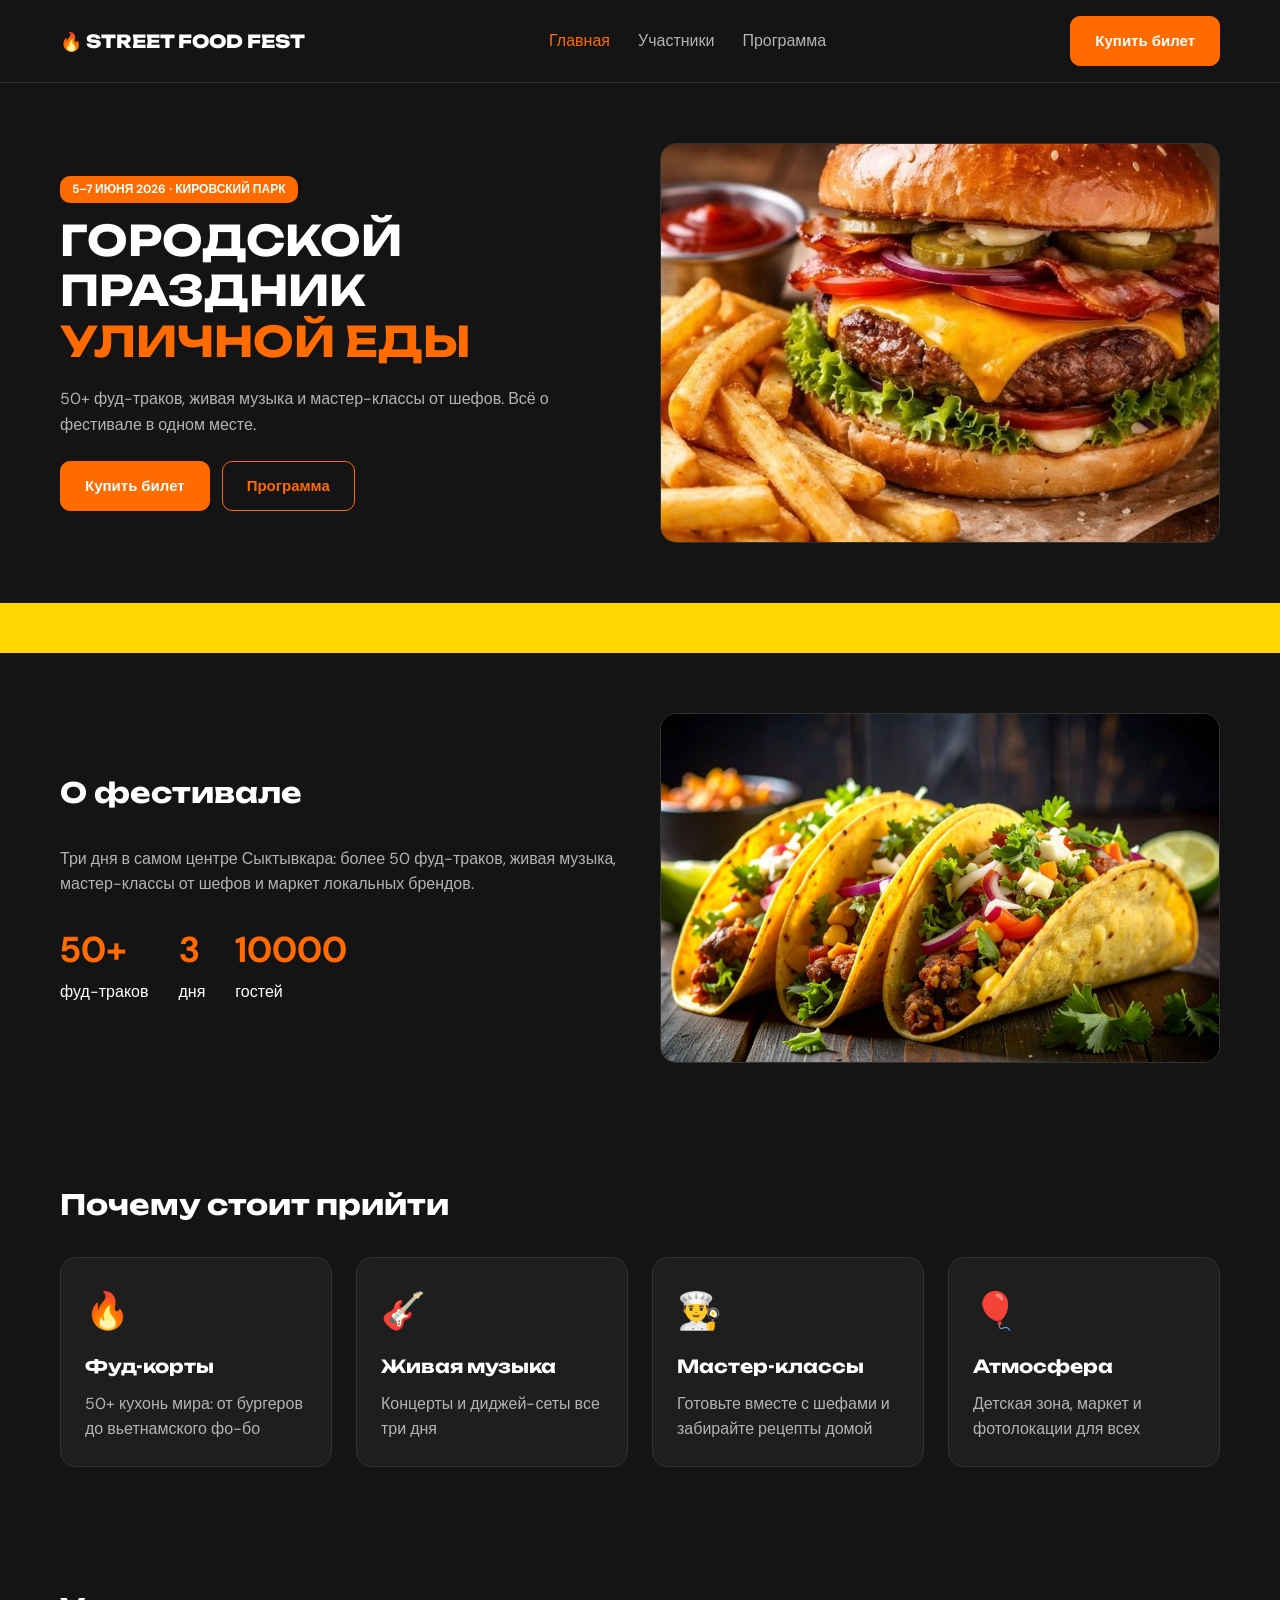
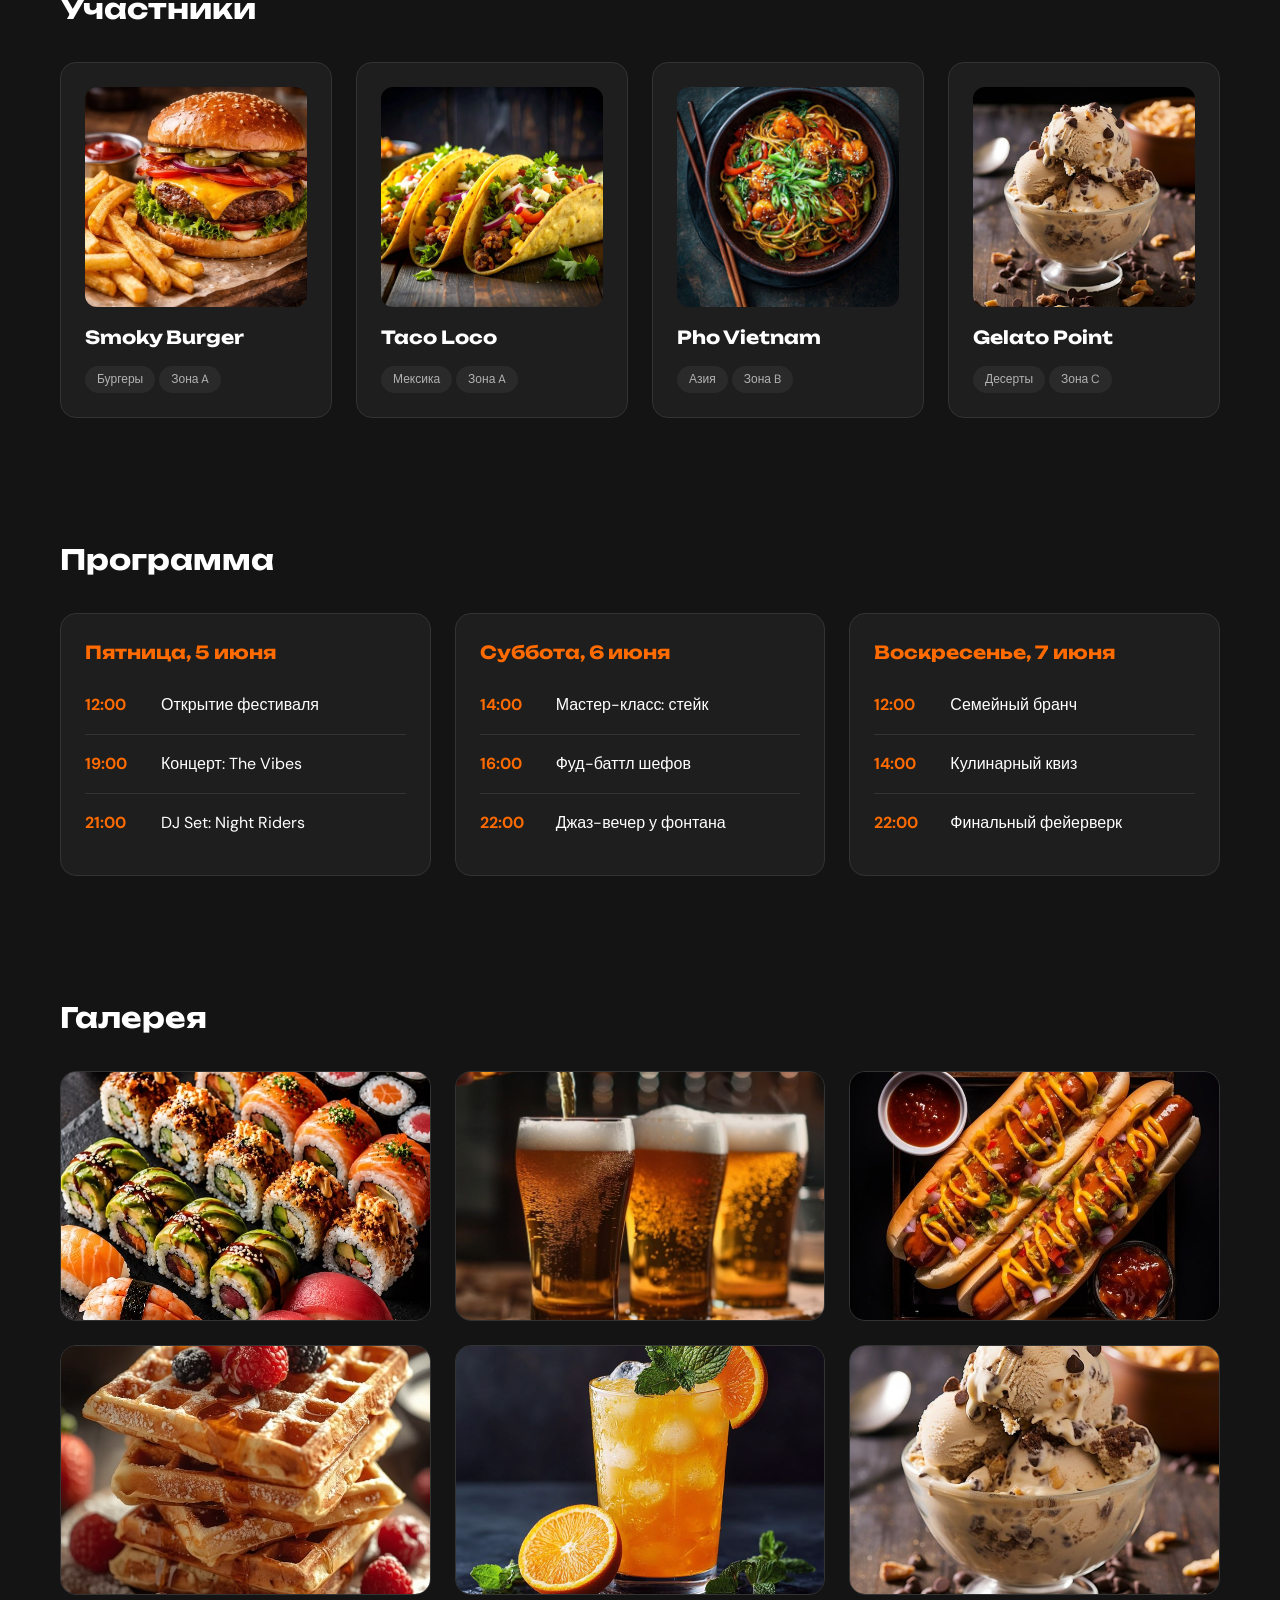
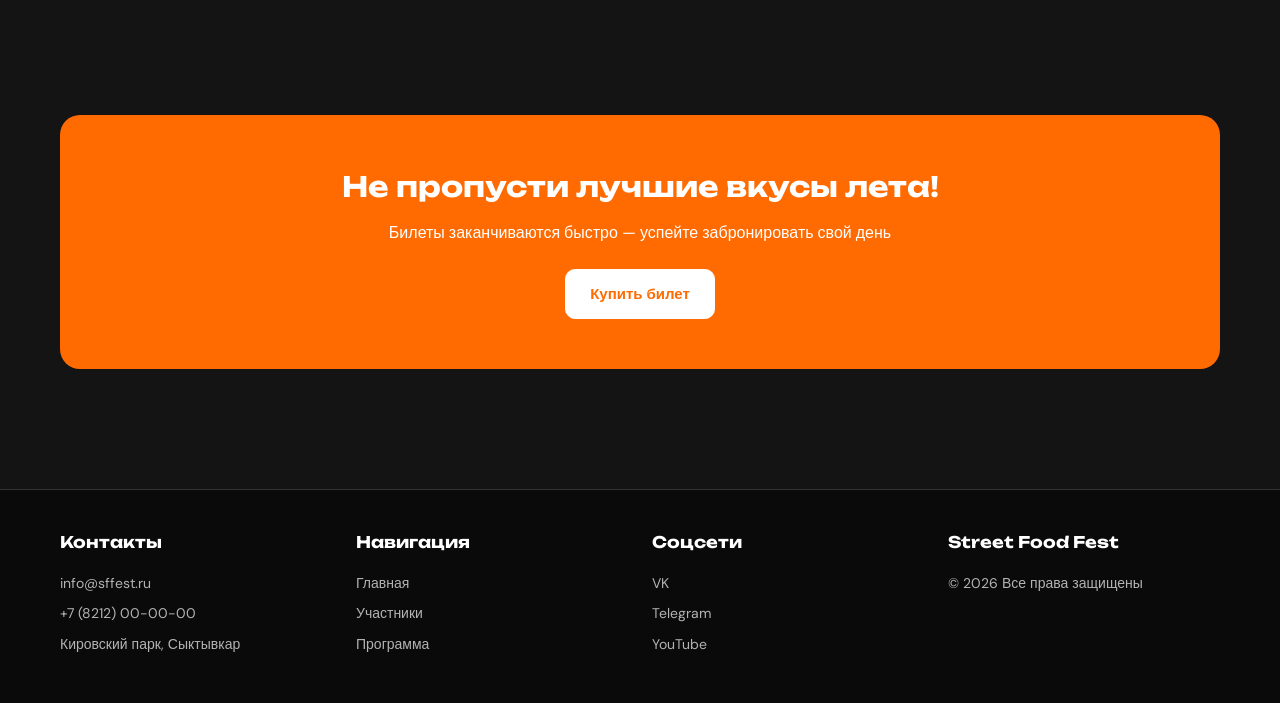
<file: index.html>
<!DOCTYPE html>
<html lang="ru">
<head>
    <meta charset="UTF-8">
    <meta name="viewport" content="width=device-width, initial-scale=1">
    <title>Street Food Fest — Главная</title>
    <link rel="stylesheet" href="style.css">
</head>
<body>
    <header class="header">
        <div class="container">
            <a href="index.html" class="logo">🔥 STREET FOOD FEST</a>
            <nav class="nav">
                <a href="index.html" class="active">Главная</a>
                <a href="participants.html">Участники</a>
                <a href="program.html">Программа</a>
            </nav>
            <a href="#" class="btn">Купить билет</a>
            <button class="burger">☰</button>
        </div>
    </header>

    <section>
        <div class="container hero-grid">
            <div>
                <span class="badge">5–7 ИЮНЯ 2026 · КИРОВСКИЙ ПАРК</span>
                <h1>ГОРОДСКОЙ ПРАЗДНИК <span class="accent">УЛИЧНОЙ ЕДЫ</span></h1>
                <p>50+ фуд-траков, живая музыка и мастер-классы от шефов. Всё о фестивале в одном месте.</p>
                <div class="hero-btns">
                    <a href="#" class="btn">Купить билет</a>
                    <a href="program.html" class="btn btn-outline">Программа</a>
                </div>
            </div>
            <img src="img/smoky burger.jpg" alt="Бургер">
        </div>
    </section>

    <div class="marquee">
        <span>БУРГЕРЫ · ТАКО · ФО · СУШИ · ДЕСЕРТЫ · КОФЕ · ЛИМОНАДЫ · БУРГЕРЫ · ТАКО · ФО · СУШИ · ДЕСЕРТЫ · КОФЕ · ЛИМОНАДЫ</span>
    </div>

    <section>
        <div class="container about">
            <div>
                <h2>О фестивале</h2>
                <p>Три дня в самом центре Сыктывкара: более 50 фуд-траков, живая музыка, мастер-классы от шефов и маркет локальных брендов.</p>
                <div class="stats">
                    <div class="stat"><b>50+</b>фуд-траков</div>
                    <div class="stat"><b>3</b>дня</div>
                    <div class="stat"><b>10000</b>гостей</div>
                </div>
            </div>
            <img class="about-img" src="img/Taco Loco.jpg" alt="Тако">
        </div>
    </section>

    <section>
        <div class="container">
            <h2>Почему стоит прийти</h2>
            <div class="grid g4">
                <div class="card">
                    <div class="emoji">🔥</div>
                    <h3>Фуд-корты</h3>
                    <p>50+ кухонь мира: от бургеров до вьетнамского фо-бо</p>
                </div>
                <div class="card">
                    <div class="emoji">🎸</div>
                    <h3>Живая музыка</h3>
                    <p>Концерты и диджей-сеты все три дня</p>
                </div>
                <div class="card">
                    <div class="emoji">👨‍🍳</div>
                    <h3>Мастер-классы</h3>
                    <p>Готовьте вместе с шефами и забирайте рецепты домой</p>
                </div>
                <div class="card">
                    <div class="emoji">🎈</div>
                    <h3>Атмосфера</h3>
                    <p>Детская зона, маркет и фотолокации для всех</p>
                </div>
            </div>
        </div>
    </section>

    <section>
        <div class="container">
            <h2>Участники</h2>
            <div class="grid g4">
                <div class="card">
                    <img src="img/smoky burger.jpg" alt="Smoky Burger">
                    <h3>Smoky Burger</h3>
                    <span class="tag">Бургеры</span><span class="tag">Зона A</span>
                </div>
                <div class="card">
                    <img src="img/Taco Loco.jpg" alt="Taco Loco">
                    <h3>Taco Loco</h3>
                    <span class="tag">Мексика</span><span class="tag">Зона A</span>
                </div>
                <div class="card">
                    <img src="img/Pho Vietnam.jpg" alt="Pho Vietnam">
                    <h3>Pho Vietnam</h3>
                    <span class="tag">Азия</span><span class="tag">Зона B</span>
                </div>
                <div class="card">
                    <img src="img/Gelato Point.jpg" alt="Gelato Point">
                    <h3>Gelato Point</h3>
                    <span class="tag">Десерты</span><span class="tag">Зона C</span>
                </div>
            </div>
        </div>
    </section>

    <section>
        <div class="container">
            <h2>Программа</h2>
            <div class="grid g3">
                <div class="card">
                    <h3 class="accent">Пятница, 5 июня</h3>
                    <div class="event"><span class="time">12:00</span>Открытие фестиваля</div>
                    <div class="event"><span class="time">19:00</span>Концерт: The Vibes</div>
                    <div class="event"><span class="time">21:00</span>DJ Set: Night Riders</div>
                </div>
                <div class="card">
                    <h3 class="accent">Суббота, 6 июня</h3>
                    <div class="event"><span class="time">14:00</span>Мастер-класс: стейк</div>
                    <div class="event"><span class="time">16:00</span>Фуд-баттл шефов</div>
                    <div class="event"><span class="time">22:00</span>Джаз-вечер у фонтана</div>
                </div>
                <div class="card">
                    <h3 class="accent">Воскресенье, 7 июня</h3>
                    <div class="event"><span class="time">12:00</span>Семейный бранч</div>
                    <div class="event"><span class="time">14:00</span>Кулинарный квиз</div>
                    <div class="event"><span class="time">22:00</span>Финальный фейерверк</div>
                </div>
            </div>
        </div>
    </section>

    <section>
        <div class="container">
            <h2>Галерея</h2>
            <div class="grid g3">
                <img src="img/Sushi Master.jpg" alt="Суши">
                <img src="img/Craft Beer Hub.jpg" alt="Пиво">
                <img src="img/Dog House.jpg" alt="Хот-доги">
                <img src="img/Waffle Story.jpg" alt="Вафли">
                <img src="img/Lemonade Bros.jpg" alt="Лимонад">
                <img src="img/Gelato Point.jpg" alt="Мороженое">
            </div>
        </div>
    </section>

    <section>
        <div class="container">
            <div class="cta">
                <h2>Не пропусти лучшие вкусы лета!</h2>
                <p>Билеты заканчиваются быстро — успейте забронировать свой день</p>
                <a href="#" class="btn">Купить билет</a>
            </div>
        </div>
    </section>

    <footer class="footer">
        <div class="container grid">
            <div>
                <h4>Контакты</h4>
                <p>info@sffest.ru</p>
                <p>+7 (8212) 00-00-00</p>
                <p>Кировский парк, Сыктывкар</p>
            </div>
            <div>
                <h4>Навигация</h4>
                <a href="index.html">Главная</a>
                <a href="participants.html">Участники</a>
                <a href="program.html">Программа</a>
            </div>
            <div>
                <h4>Соцсети</h4>
                <a href="#">VK</a>
                <a href="#">Telegram</a>
                <a href="#">YouTube</a>
            </div>
            <div>
                <h4>Street Food Fest</h4>
                <p>© 2026 Все права защищены</p>
            </div>
        </div>
    </footer>

    <script src="script.js"></script>
</body>
</html>
</file>
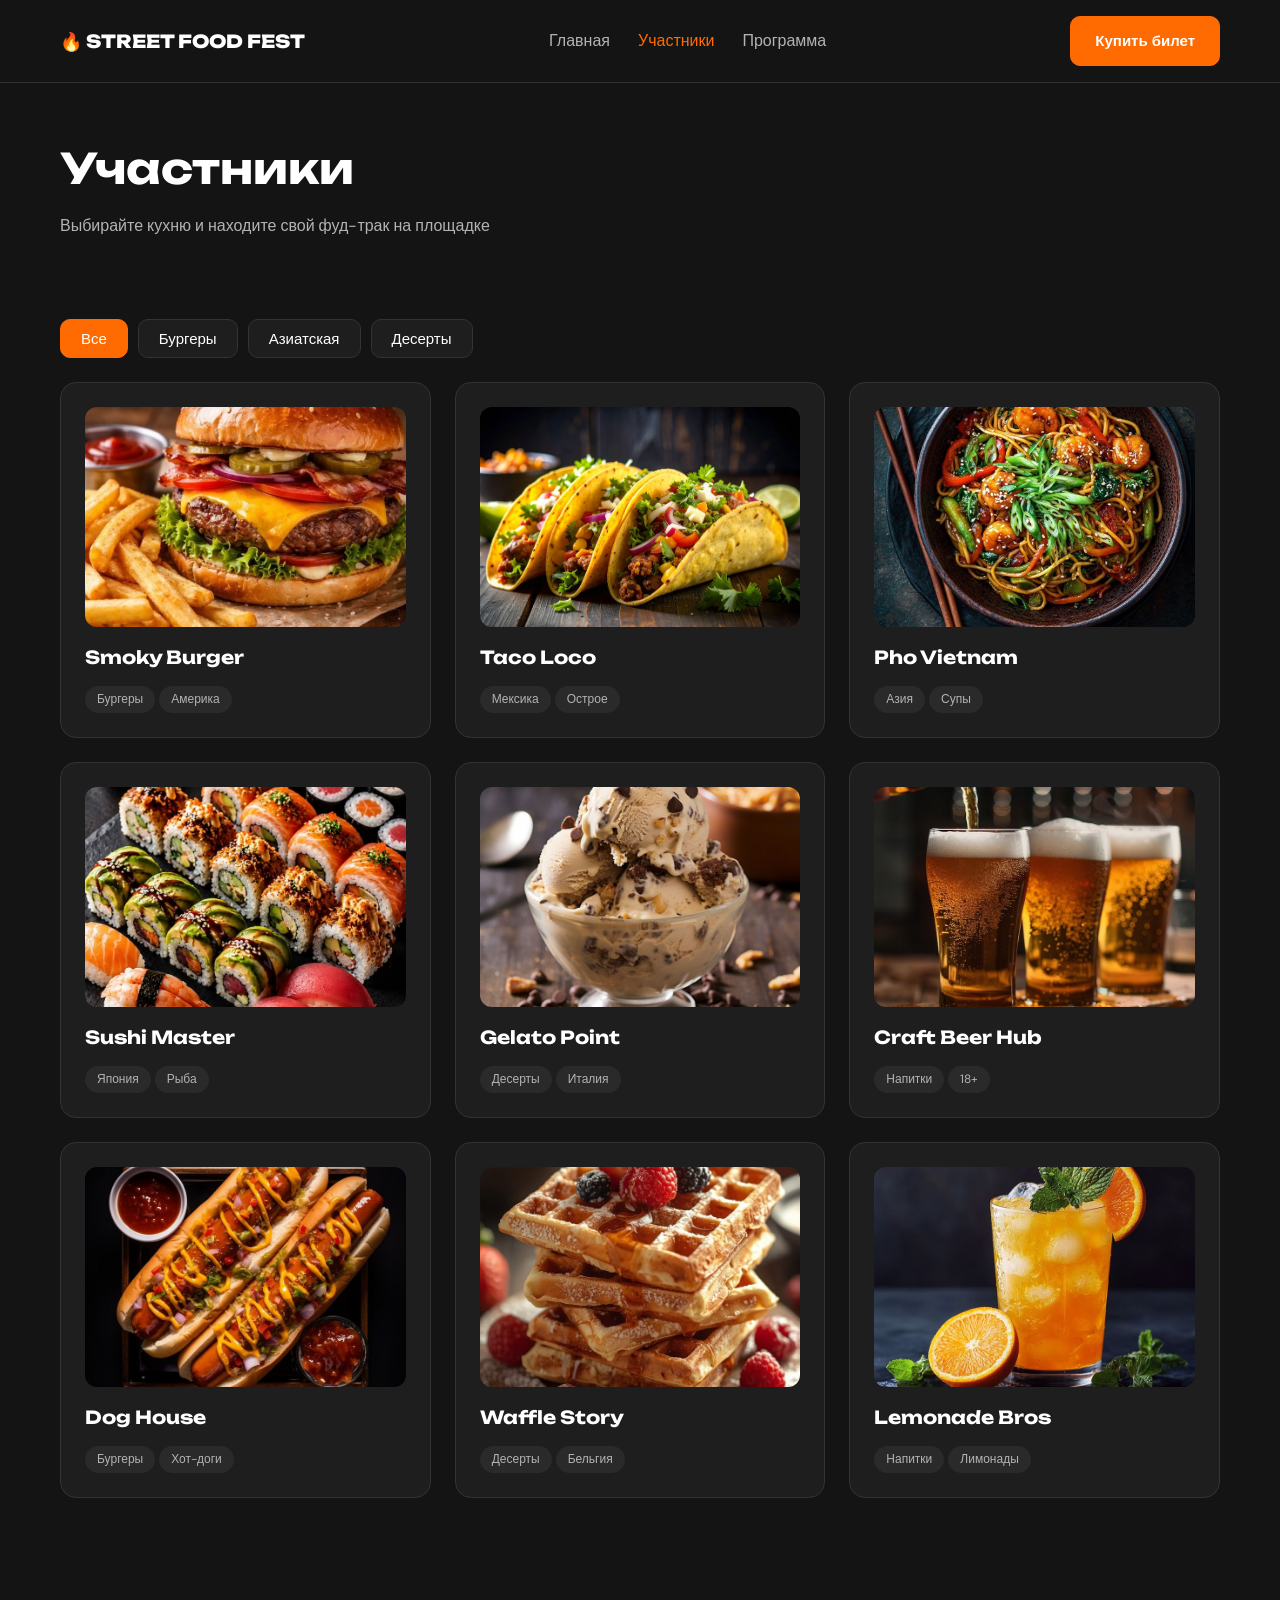
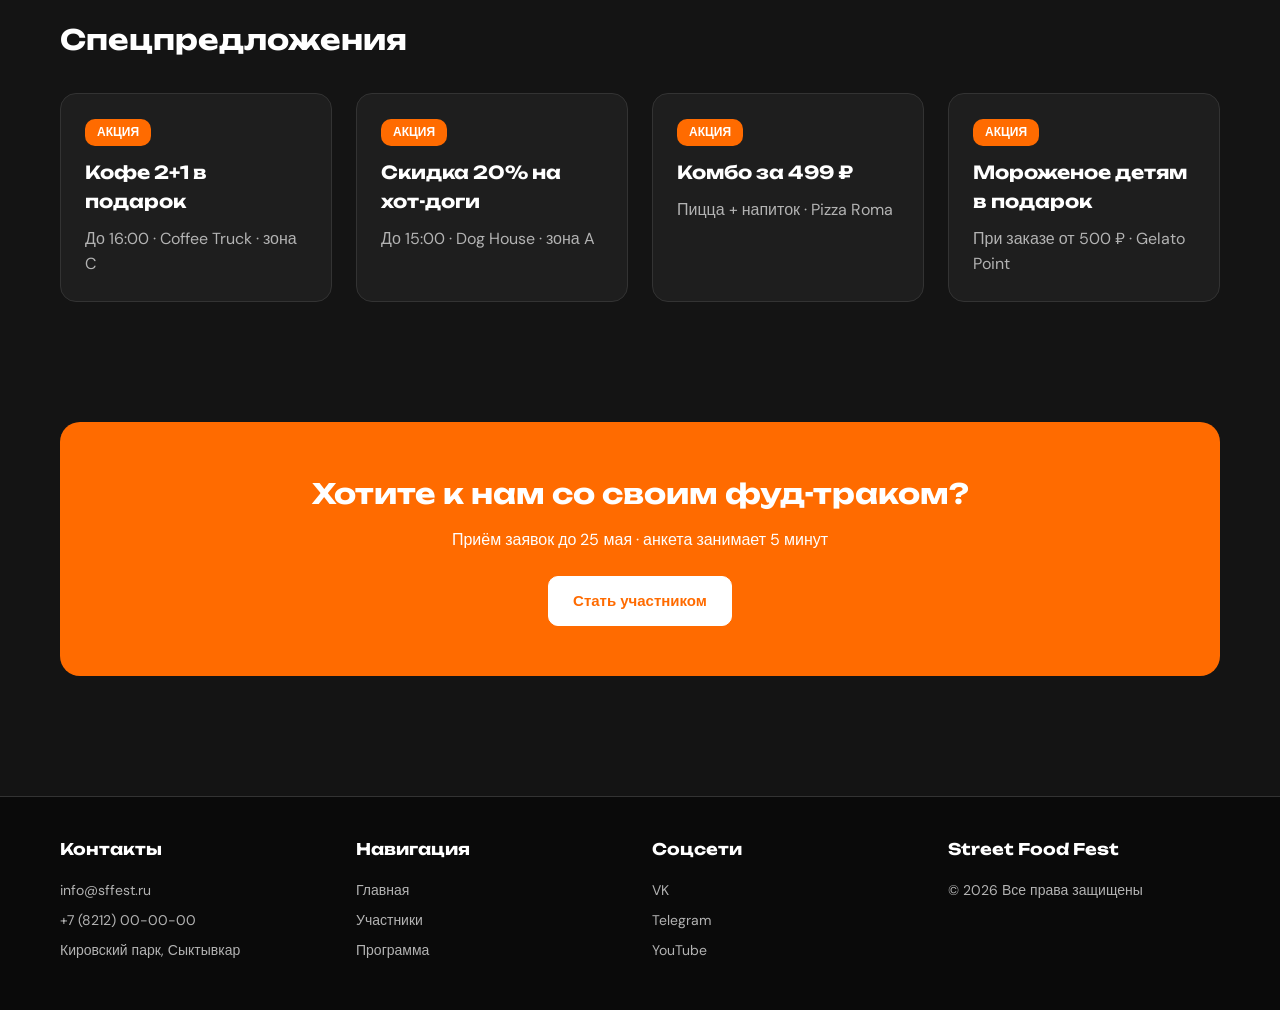
<file: participants.html>
<!DOCTYPE html>
<html lang="ru">
<head>
    <meta charset="UTF-8">
    <meta name="viewport" content="width=device-width, initial-scale=1">
    <title>Street Food Fest — Участники</title>
    <link rel="stylesheet" href="style.css">
</head>
<body>
    <header class="header">
        <div class="container">
            <a href="index.html" class="logo">🔥 STREET FOOD FEST</a>
            <nav class="nav">
                <a href="index.html">Главная</a>
                <a href="participants.html" class="active">Участники</a>
                <a href="program.html">Программа</a>
            </nav>
            <a href="#" class="btn">Купить билет</a>
            <button class="burger">☰</button>
        </div>
    </header>

    <section class="page-head">
        <div class="container">
            <h1>Участники</h1>
            <p>Выбирайте кухню и находите свой фуд-трак на площадке</p>
        </div>
    </section>

    <section>
        <div class="container">
            <div class="tabs">
                <button class="tab-btn filter active" data-f="all">Все</button>
                <button class="tab-btn filter" data-f="burger">Бургеры</button>
                <button class="tab-btn filter" data-f="asia">Азиатская</button>
                <button class="tab-btn filter" data-f="dessert">Десерты</button>
            </div>
            
            <div class="grid g3">
                <div class="card p-card" data-cat="burger">
                    <img src="img/smoky burger.jpg" alt="Smoky Burger">
                    <h3>Smoky Burger</h3>
                    <span class="tag">Бургеры</span><span class="tag">Америка</span>
                </div>
                <div class="card p-card" data-cat="other">
                    <img src="img/Taco Loco.jpg" alt="Taco Loco">
                    <h3>Taco Loco</h3>
                    <span class="tag">Мексика</span><span class="tag">Острое</span>
                </div>
                <div class="card p-card" data-cat="asia">
                    <img src="img/Pho Vietnam.jpg" alt="Pho Vietnam">
                    <h3>Pho Vietnam</h3>
                    <span class="tag">Азия</span><span class="tag">Супы</span>
                </div>
                <div class="card p-card" data-cat="asia">
                    <img src="img/Sushi Master.jpg" alt="Sushi Master">
                    <h3>Sushi Master</h3>
                    <span class="tag">Япония</span><span class="tag">Рыба</span>
                </div>
                <div class="card p-card" data-cat="dessert">
                    <img src="img/Gelato Point.jpg" alt="Gelato Point">
                    <h3>Gelato Point</h3>
                    <span class="tag">Десерты</span><span class="tag">Италия</span>
                </div>
                <div class="card p-card" data-cat="other">
                    <img src="img/Craft Beer Hub.jpg" alt="Craft Beer Hub">
                    <h3>Craft Beer Hub</h3>
                    <span class="tag">Напитки</span><span class="tag">18+</span>
                </div>
                <div class="card p-card" data-cat="burger">
                    <img src="img/Dog House.jpg" alt="Dog House">
                    <h3>Dog House</h3>
                    <span class="tag">Бургеры</span><span class="tag">Хот-доги</span>
                </div>
                <div class="card p-card" data-cat="dessert">
                    <img src="img/Waffle Story.jpg" alt="Waffle Story">
                    <h3>Waffle Story</h3>
                    <span class="tag">Десерты</span><span class="tag">Бельгия</span>
                </div>
                <div class="card p-card" data-cat="other">
                    <img src="img/Lemonade Bros.jpg" alt="Lemonade Bros">
                    <h3>Lemonade Bros</h3>
                    <span class="tag">Напитки</span><span class="tag">Лимонады</span>
                </div>
            </div>
        </div>
    </section>

    <section>
        <div class="container">
            <h2>Спецпредложения</h2>
            <div class="grid g4">
                <div class="card">
                    <span class="badge">АКЦИЯ</span>
                    <h3>Кофе 2+1 в подарок</h3>
                    <p>До 16:00 · Coffee Truck · зона C</p>
                </div>
                <div class="card">
                    <span class="badge">АКЦИЯ</span>
                    <h3>Скидка 20% на хот-доги</h3>
                    <p>До 15:00 · Dog House · зона A</p>
                </div>
                <div class="card">
                    <span class="badge">АКЦИЯ</span>
                    <h3>Комбо за 499 ₽</h3>
                    <p>Пицца + напиток · Pizza Roma</p>
                </div>
                <div class="card">
                    <span class="badge">АКЦИЯ</span>
                    <h3>Мороженое детям в подарок</h3>
                    <p>При заказе от 500 ₽ · Gelato Point</p>
                </div>
            </div>
        </div>
    </section>

    <section>
        <div class="container">
            <div class="cta">
                <h2>Хотите к нам со своим фуд-траком?</h2>
                <p>Приём заявок до 25 мая · анкета занимает 5 минут</p>
                <a href="#" class="btn">Стать участником</a>
            </div>
        </div>
    </section>

    <footer class="footer">
        <div class="container grid">
            <div>
                <h4>Контакты</h4>
                <p>info@sffest.ru</p>
                <p>+7 (8212) 00-00-00</p>
                <p>Кировский парк, Сыктывкар</p>
            </div>
            <div>
                <h4>Навигация</h4>
                <a href="index.html">Главная</a>
                <a href="participants.html">Участники</a>
                <a href="program.html">Программа</a>
            </div>
            <div>
                <h4>Соцсети</h4>
                <a href="#">VK</a>
                <a href="#">Telegram</a>
                <a href="#">YouTube</a>
            </div>
            <div>
                <h4>Street Food Fest</h4>
                <p>© 2026 Все права защищены</p>
            </div>
        </div>
    </footer>

    <script src="script.js"></script>
</body>
</html>
</file>
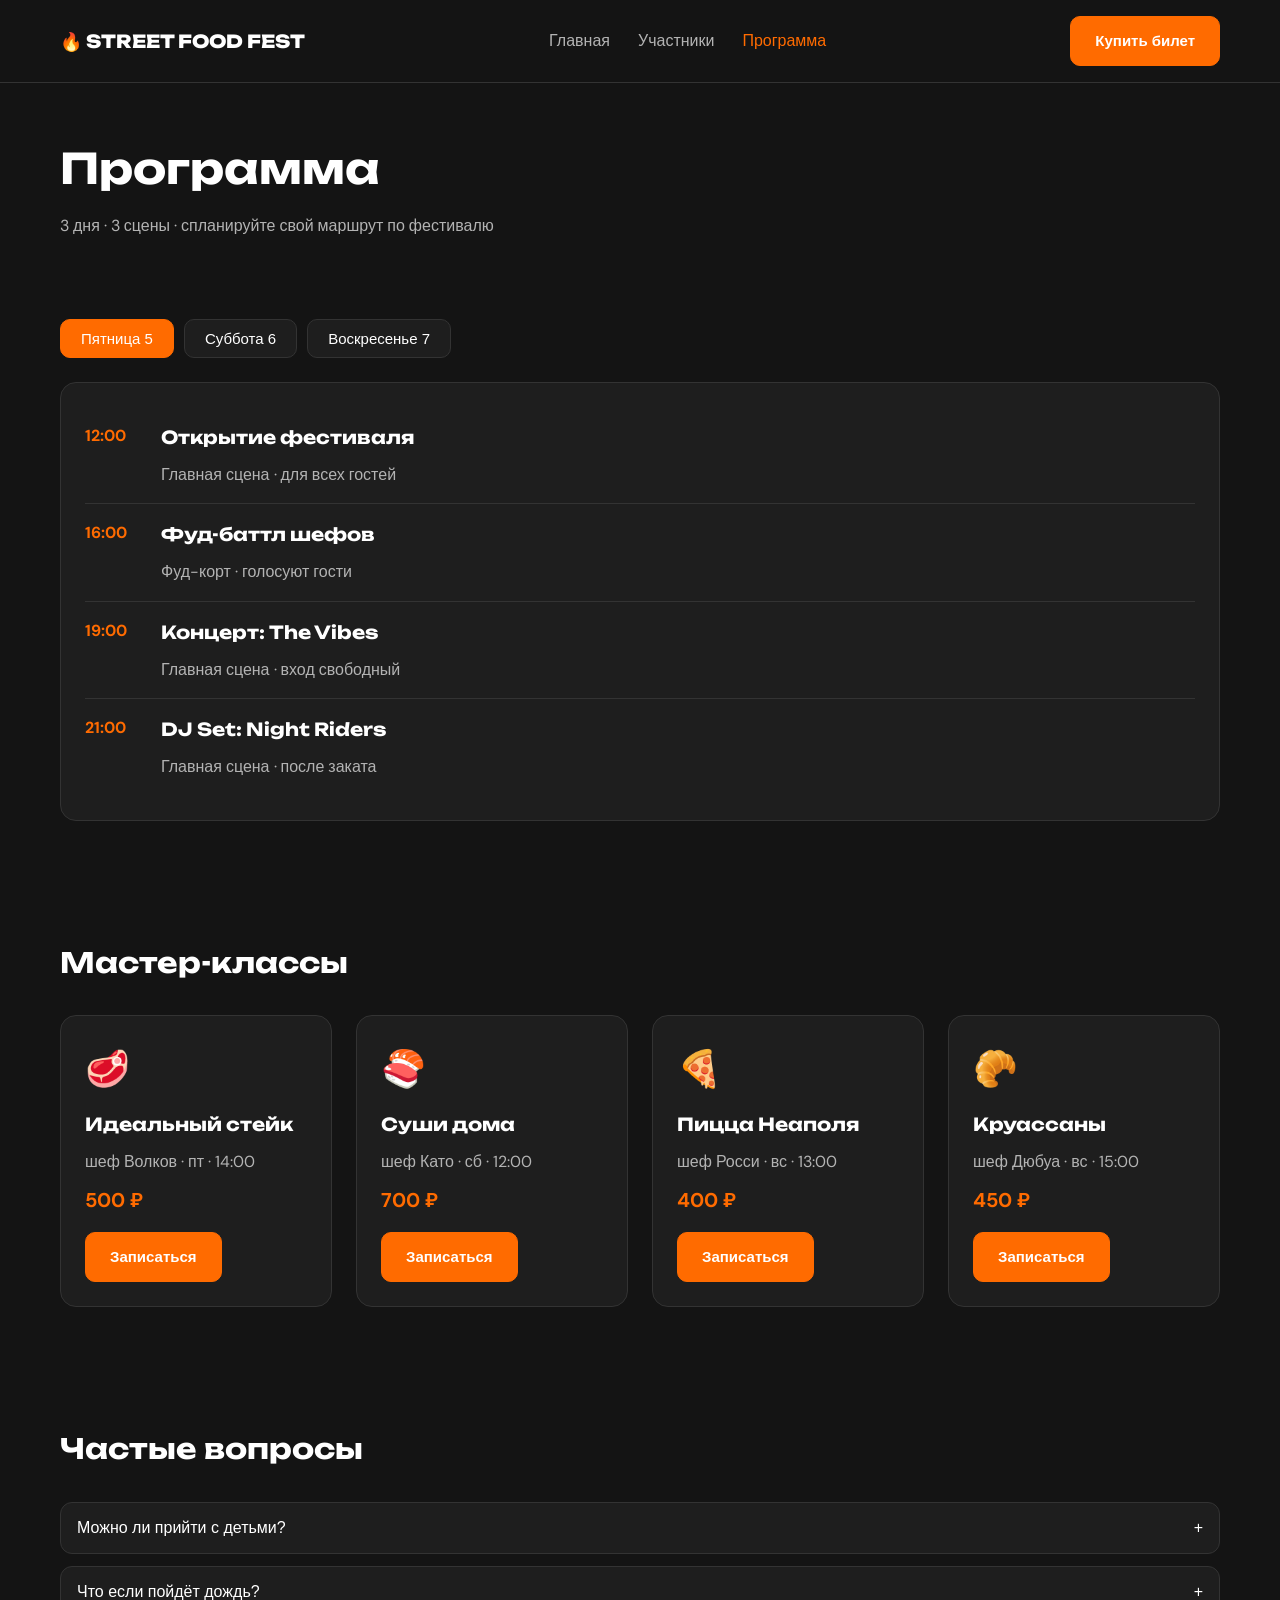
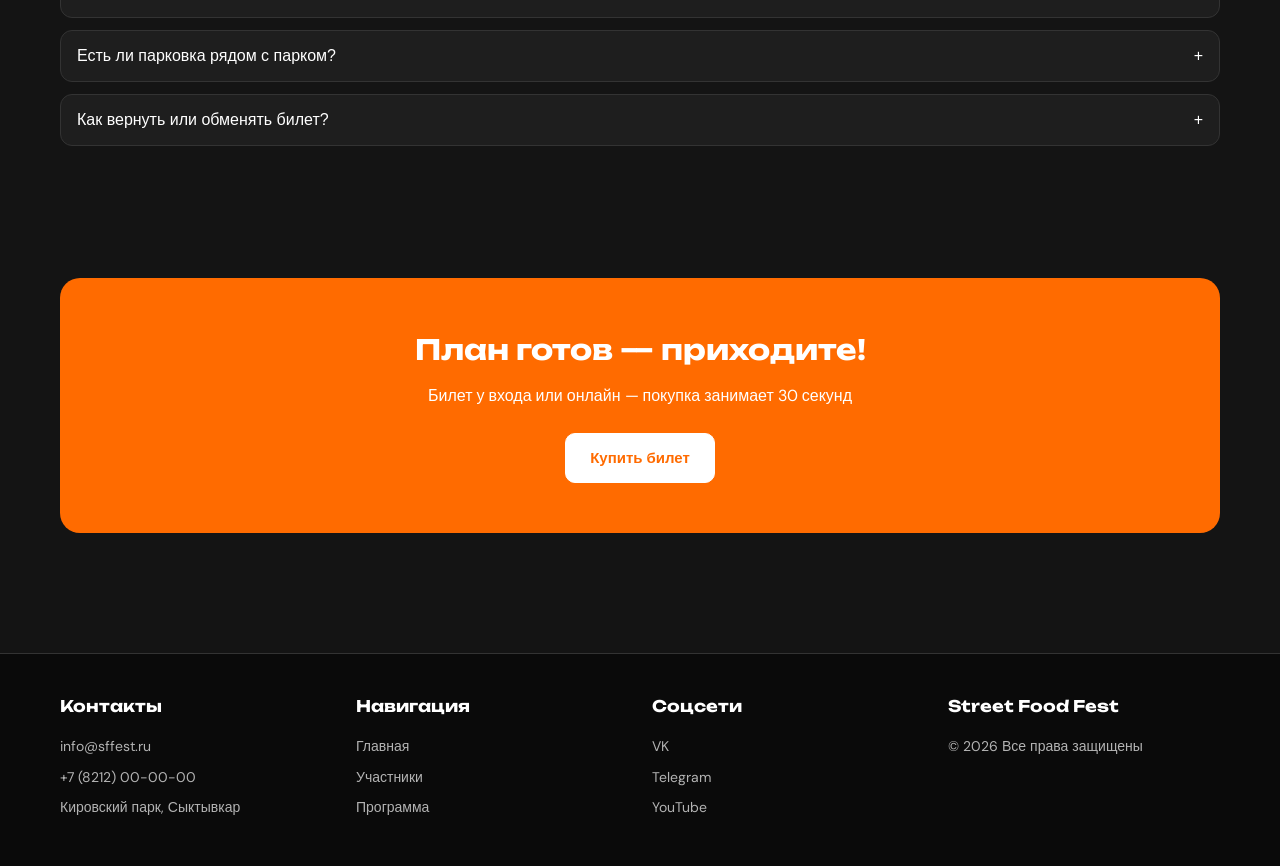
<file: program.html>
<!DOCTYPE html>
<html lang="ru">
<head>
    <meta charset="UTF-8">
    <meta name="viewport" content="width=device-width, initial-scale=1">
    <title>Street Food Fest — Программа</title>
    <link rel="stylesheet" href="style.css">
</head>
<body>
    <header class="header">
        <div class="container">
            <a href="index.html" class="logo">🔥 STREET FOOD FEST</a>
            <nav class="nav">
                <a href="index.html">Главная</a>
                <a href="participants.html">Участники</a>
                <a href="program.html" class="active">Программа</a>
            </nav>
            <a href="#" class="btn">Купить билет</a>
            <button class="burger">☰</button>
        </div>
    </header>

    <section class="page-head">
        <div class="container">
            <h1>Программа</h1>
            <p>3 дня · 3 сцены · спланируйте свой маршрут по фестивалю</p>
        </div>
    </section>

    <section>
        <div class="container">
            <div class="tabs">
                <button class="tab-btn active" data-tab="day1">Пятница 5</button>
                <button class="tab-btn" data-tab="day2">Суббота 6</button>
                <button class="tab-btn" data-tab="day3">Воскресенье 7</button>
            </div>

            <div class="card tab-content active" id="day1">
                <div class="event">
                    <span class="time">12:00</span>
                    <div><h3>Открытие фестиваля</h3><p>Главная сцена · для всех гостей</p></div>
                </div>
                <div class="event">
                    <span class="time">16:00</span>
                    <div><h3>Фуд-баттл шефов</h3><p>Фуд-корт · голосуют гости</p></div>
                </div>
                <div class="event">
                    <span class="time">19:00</span>
                    <div><h3>Концерт: The Vibes</h3><p>Главная сцена · вход свободный</p></div>
                </div>
                <div class="event">
                    <span class="time">21:00</span>
                    <div><h3>DJ Set: Night Riders</h3><p>Главная сцена · после заката</p></div>
                </div>
            </div>

            <div class="card tab-content" id="day2">
                <div class="event">
                    <span class="time">14:00</span>
                    <div><h3>Мастер-класс: идеальный стейк</h3><p>Шатёр шефов · запись в приложении</p></div>
                </div>
                <div class="event">
                    <span class="time">15:00</span>
                    <div><h3>Конкурс поедания бургеров</h3><p>Фуд-корт · призы от Smoky Burger</p></div>
                </div>
                <div class="event">
                    <span class="time">20:00</span>
                    <div><h3>Кинопоказ под открытым небом</h3><p>Площадь у фонтана</p></div>
                </div>
                <div class="event">
                    <span class="time">22:00</span>
                    <div><h3>Джаз-вечер у фонтана</h3><p>Живая музыка</p></div>
                </div>
            </div>

            <div class="card tab-content" id="day3">
                <div class="event">
                    <span class="time">12:00</span>
                    <div><h3>Семейный бранч</h3><p>Детская зона · специальное меню</p></div>
                </div>
                <div class="event">
                    <span class="time">14:00</span>
                    <div><h3>Кулинарный квиз</h3><p>Шатёр шефов · команды до 6 человек</p></div>
                </div>
                <div class="event">
                    <span class="time">16:00</span>
                    <div><h3>Конкурс пирогов</h3><p>Фуд-корт</p></div>
                </div>
                <div class="event">
                    <span class="time">22:00</span>
                    <div><h3>Финальный фейерверк</h3><p>Главная сцена</p></div>
                </div>
            </div>
        </div>
    </section>

    <section>
        <div class="container">
            <h2>Мастер-классы</h2>
            <div class="grid g4">
                <div class="card">
                    <div class="emoji">🥩</div>
                    <h3>Идеальный стейк</h3>
                    <p>шеф Волков · пт · 14:00</p>
                    <div class="price">500 ₽</div>
                    <a href="#" class="btn">Записаться</a>
                </div>
                <div class="card">
                    <div class="emoji">🍣</div>
                    <h3>Суши дома</h3>
                    <p>шеф Като · сб · 12:00</p>
                    <div class="price">700 ₽</div>
                    <a href="#" class="btn">Записаться</a>
                </div>
                <div class="card">
                    <div class="emoji">🍕</div>
                    <h3>Пицца Неаполя</h3>
                    <p>шеф Росси · вс · 13:00</p>
                    <div class="price">400 ₽</div>
                    <a href="#" class="btn">Записаться</a>
                </div>
                <div class="card">
                    <div class="emoji">🥐</div>
                    <h3>Круассаны</h3>
                    <p>шеф Дюбуа · вс · 15:00</p>
                    <div class="price">450 ₽</div>
                    <a href="#" class="btn">Записаться</a>
                </div>
            </div>
        </div>
    </section>

    <section>
        <div class="container">
            <h2>Частые вопросы</h2>
            <div class="acc-item">
                <button class="acc-q">Можно ли прийти с детьми? <span>+</span></button>
                <div class="acc-a">Да! Детская зона, аниматоры и специальное меню работают все три дня фестиваля.</div>
            </div>
            <div class="acc-item">
                <button class="acc-q">Что если пойдёт дождь? <span>+</span></button>
                <div class="acc-a">Фестиваль проходит в любую погоду, часть зон находится под навесами.</div>
            </div>
            <div class="acc-item">
                <button class="acc-q">Есть ли парковка рядом с парком? <span>+</span></button>
                <div class="acc-a">Рядом с Кировским парком есть городские парковки, но удобнее добраться на общественном транспорте.</div>
            </div>
            <div class="acc-item">
                <button class="acc-q">Как вернуть или обменять билет? <span>+</span></button>
                <div class="acc-a">Напишите на info@sffest.ru не позднее чем за 3 дня до начала фестиваля.</div>
            </div>
        </div>
    </section>

    <section>
        <div class="container">
            <div class="cta">
                <h2>План готов — приходите!</h2>
                <p>Билет у входа или онлайн — покупка занимает 30 секунд</p>
                <a href="#" class="btn">Купить билет</a>
            </div>
        </div>
    </section>

    <footer class="footer">
        <div class="container grid">
            <div>
                <h4>Контакты</h4>
                <p>info@sffest.ru</p>
                <p>+7 (8212) 00-00-00</p>
                <p>Кировский парк, Сыктывкар</p>
            </div>
            <div>
                <h4>Навигация</h4>
                <a href="index.html">Главная</a>
                <a href="participants.html">Участники</a>
                <a href="program.html">Программа</a>
            </div>
            <div>
                <h4>Соцсети</h4>
                <a href="#">VK</a>
                <a href="#">Telegram</a>
                <a href="#">YouTube</a>
            </div>
            <div>
                <h4>Street Food Fest</h4>
                <p>© 2026 Все права защищены</p>
            </div>
        </div>
    </footer>

    <script src="script.js"></script>
</body>
</html>
</file>
<file: style.css>
@import url('https://fonts.googleapis.com/css2?family=DM+Sans:wght@400;500;700&family=Unbounded:wght@400;700;800&display=swap');

* {
    margin: 0;
    padding: 0;
    box-sizing: border-box;
}

:root {
    --bg: #141414;
    --card: #1E1E1E;
    --accent: #FF6B00;
    --yellow: #FFD600;
    --line: #333333;
    --text: #ffffff;
    --muted: #b3b3b3;
}

body {
    background: var(--bg);
    color: var(--text);
    font-family: 'DM Sans', sans-serif;
    line-height: 1.6;
}

h1, h2, h3, h4, .logo {
    font-family: 'Unbounded', sans-serif;
}

img {
    max-width: 100%;
    display: block;
}

a {
    color: inherit;
}

section {
    padding: 60px 0;
}

h1 {
    font-size: 42px;
    line-height: 1.2;
    margin-bottom: 20px;
}

h2 {
    font-size: 28px;
    margin-bottom: 30px;
}

p {
    color: var(--muted);
}

.container {
    max-width: 1200px;
    margin: 0 auto;
    padding: 0 20px;
}

.accent {
    color: var(--accent);
}

.btn {
    display: inline-block;
    background: var(--accent);
    color: #fff;
    border: 1px solid var(--accent);
    border-radius: 10px;
    padding: 12px 24px;
    font-weight: 700;
    font-size: 15px;
    text-decoration: none;
    cursor: pointer;
    transition: 0.3s;
}

.btn:hover {
    background: #e65c00;
}

.btn-outline {
    background: transparent;
    color: var(--accent);
    border-color: var(--accent);
}

.btn-outline:hover {
    background: var(--accent);
    color: #fff;
}

.card {
    background: var(--card);
    border-radius: 16px;
    padding: 24px;
    border: 1px solid var(--line);
}

.card img {
    width: 100%;
    height: 220px;
    object-fit: cover;
    border-radius: 12px;
    margin-bottom: 16px;
    display: block;
}

.card h3 {
    margin-bottom: 10px;
    font-size: 18px;
}

.tag {
    display: inline-block;
    background: #2a2a2a;
    border-radius: 20px;
    padding: 4px 12px;
    font-size: 12px;
    color: var(--muted);
    margin: 4px 4px 0 0;
}

.badge {
    display: inline-block;
    background: var(--accent);
    color: #fff;
    border-radius: 10px;
    padding: 4px 12px;
    font-size: 12px;
    font-weight: 700;
    margin-bottom: 12px;
}

.price {
    color: var(--accent);
    font-size: 20px;
    font-weight: 700;
    margin: 10px 0 16px;
}

.emoji {
    font-size: 36px;
    margin-bottom: 12px;
}

.header {
    background: var(--bg);
    border-bottom: 1px solid var(--line);
    position: sticky;
    top: 0;
    z-index: 10;
}

.header .container {
    display: flex;
    align-items: center;
    justify-content: space-between;
    gap: 20px;
    padding-top: 16px;
    padding-bottom: 16px;
}

.logo {
    font-weight: 800;
    text-decoration: none;
    font-size: 18px;
}

.nav {
    display: flex;
    gap: 28px;
}

.nav a {
    color: var(--muted);
    text-decoration: none;
    font-weight: 500;
}

.nav a:hover,
.nav a.active {
    color: var(--accent);
}

.burger {
    display: none;
    background: none;
    border: 1px solid var(--line);
    color: var(--text);
    border-radius: 10px;
    padding: 6px 12px;
    font-size: 20px;
    cursor: pointer;
}

.hero-grid {
    display: grid;
    grid-template-columns: 1fr 1fr;
    gap: 40px;
    align-items: center;
}

.hero-grid img {
    width: 100%;
    height: 400px;
    object-fit: cover;
    border-radius: 16px;
    border: 1px solid var(--line);
}

.hero-btns {
    display: flex;
    gap: 12px;
    margin-top: 24px;
    flex-wrap: wrap;
}

.marquee {
    background: var(--yellow);
    color: #141414;
    overflow: hidden;
    white-space: nowrap;
    font-weight: 700;
    padding: 12px 0;
}

.marquee span {
    display: inline-block;
    padding-left: 100%;
    animation: run 25s linear infinite;
}

@keyframes run {
    to {
        transform: translateX(-100%);
    }
}

.about {
    display: grid;
    grid-template-columns: 1fr 1fr;
    gap: 40px;
    align-items: center;
}

.about-img {
    width: 100%;
    height: 350px;
    object-fit: cover;
    border-radius: 16px;
    border: 1px solid var(--line);
}

.stats {
    display: flex;
    gap: 30px;
    margin-top: 24px;
    flex-wrap: wrap;
}

.stat b {
    display: block;
    font-size: 36px;
    color: var(--accent);
}

.grid {
    display: grid;
    gap: 24px;
}

.g2 { grid-template-columns: repeat(2, 1fr); }
.g3 { grid-template-columns: repeat(3, 1fr); }
.g4 { grid-template-columns: repeat(4, 1fr); }

.grid.g3 > img {
    width: 100%;
    height: 250px;
    object-fit: cover;
    border-radius: 16px;
    border: 1px solid var(--line);
}

.page-head {
    padding: 60px 0 20px;
}

.tabs {
    display: flex;
    gap: 10px;
    flex-wrap: wrap;
    margin-bottom: 24px;
}

.tab-btn {
    background: var(--card);
    color: var(--text);
    border: 1px solid var(--line);
    border-radius: 10px;
    padding: 10px 20px;
    font-size: 15px;
    font-weight: 500;
    cursor: pointer;
    transition: 0.3s;
}

.tab-btn:hover {
    border-color: var(--accent);
}

.tab-btn.active {
    background: var(--accent);
    color: #fff;
    border-color: var(--accent);
}

.tab-content {
    display: none;
}

.tab-content.active {
    display: block;
}

.event {
    display: flex;
    gap: 16px;
    padding: 16px 0;
    border-bottom: 1px solid var(--line);
}

.event:last-child {
    border: 0;
}

.time {
    color: var(--accent);
    font-weight: 700;
    min-width: 60px;
}

.acc-item {
    margin-bottom: 12px;
}

.acc-q {
    width: 100%;
    display: flex;
    justify-content: space-between;
    text-align: left;
    background: var(--card);
    color: var(--text);
    border: 1px solid var(--line);
    border-radius: 12px;
    padding: 16px;
    font-size: 16px;
    font-weight: 500;
    cursor: pointer;
}

.acc-a {
    display: none;
    padding: 16px;
    color: var(--muted);
    background: var(--card);
    border: 1px solid var(--line);
    border-top: none;
    border-radius: 0 0 12px 12px;
    margin-top: -12px;
}

.acc-item.open .acc-a {
    display: block;
}

.acc-item.open .acc-q {
    border-radius: 12px 12px 0 0;
    border-color: var(--accent);
}

.cta {
    background: var(--accent);
    border-radius: 20px;
    padding: 50px 20px;
    text-align: center;
}

.cta h2 {
    margin-bottom: 10px;
    color: #fff;
}

.cta p {
    color: #fff;
    margin-bottom: 24px;
}

.cta .btn {
    background: #fff;
    color: var(--accent);
    border-color: #fff;
}

.cta .btn:hover {
    background: var(--yellow);
    border-color: var(--yellow);
    color: #141414;
}

.footer {
    background: #0a0a0a;
    border-top: 1px solid var(--line);
    padding: 40px 0;
    margin-top: 60px;
}

.footer .grid {
    grid-template-columns: repeat(4, 1fr);
}

.footer h4 {
    margin-bottom: 16px;
}

.footer a,
.footer p {
    display: block;
    color: var(--muted);
    font-size: 14px;
    text-decoration: none;
    margin-bottom: 8px;
}

@media (max-width: 768px) {
    h1 { font-size: 32px; }
    
    .hero-grid,
    .about,
    .g2,
    .g3,
    .g4,
    .footer .grid {
        grid-template-columns: 1fr;
    }

    .burger {
        display: block;
    }

    .header .container {
        flex-wrap: wrap;
    }

    .header .btn {
        display: none;
    }

    .nav {
        display: none;
        order: 5;
        width: 100%;
        flex-direction: column;
        gap: 12px;
    }

    .nav.open {
        display: flex;
    }

    .hero-grid img {
        height: 250px;
    }
    
    .about-img {
        height: 250px;
    }
    
    .grid.g3 > img {
        height: 200px;
    }
}
</file>
